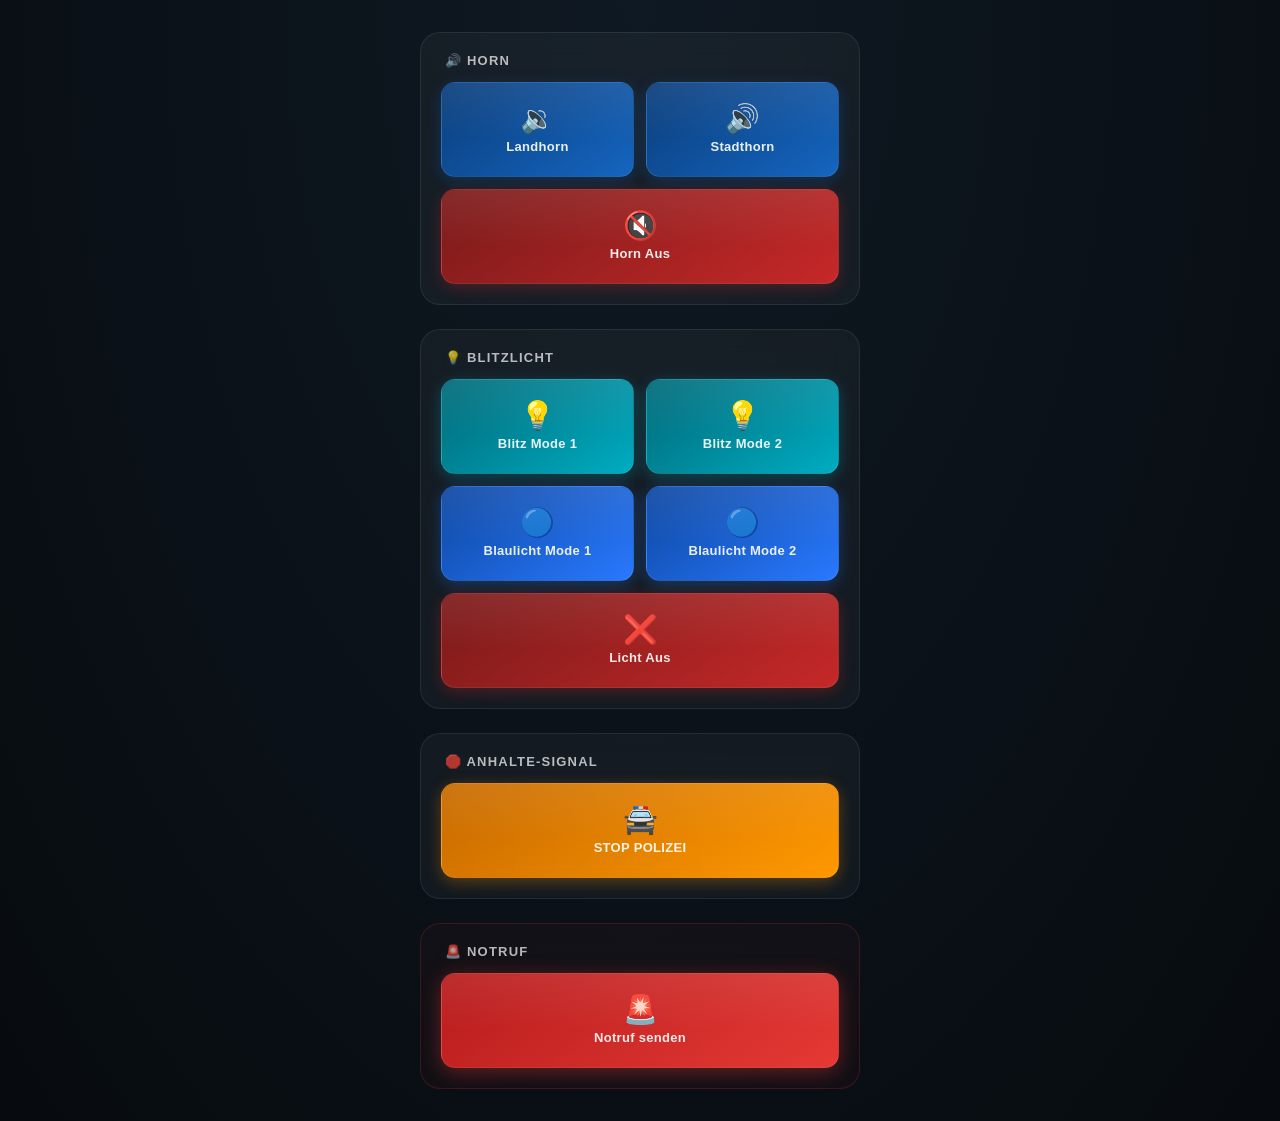
<file: index.html>
<!DOCTYPE html>
<html lang="de">
<head>
  <meta charset="UTF-8">
  <meta name="viewport" content="width=device-width, initial-scale=1.0, user-scalable=no">
  <title>Einsatzfahrzeug Panel</title>
  <link rel="stylesheet" href="style.css">
  <link rel="icon" type="image/png" href="favicon.png">
</head>
<body>
  <div class="panel">

    <!-- Horn-Sektion -->
    <section class="section">
      <h2 class="section-title">🔊 Horn</h2>
      <div class="button-group">
        <button class="btn blue" id="btn-landhorn" onclick="playLoop('landhorn')">
          <span class="btn-icon">🔉</span>
          <span class="btn-label">Landhorn</span>
        </button>
        <button class="btn blue" id="btn-stadthorn" onclick="playLoop('stadthorn')">
          <span class="btn-icon">🔊</span>
          <span class="btn-label">Stadthorn</span>
        </button>
        <button class="btn red" id="btn-stop" onclick="stopSound()">
          <span class="btn-icon">🔇</span>
          <span class="btn-label">Horn Aus</span>
        </button>
      </div>
    </section>

    <!-- Licht-Sektion -->
    <section class="section">
      <h2 class="section-title">💡 Blitzlicht</h2>
      <div class="button-group">
        <button class="btn cyan" id="btn-blitz1">
          <span class="btn-icon">💡</span>
          <span class="btn-label">Blitz Mode 1</span>
        </button>
        <button class="btn cyan" id="btn-blitz2">
          <span class="btn-icon">💡</span>
          <span class="btn-label">Blitz Mode 2</span>
        </button>
        <button class="btn bluelight" id="btn-blaulicht1" onclick="startBlaulicht(1)">
          <span class="btn-icon">🔵</span>
          <span class="btn-label">Blaulicht Mode 1</span>
        </button>
        <button class="btn bluelight" id="btn-blaulicht2" onclick="startBlaulicht(2)">
          <span class="btn-icon">🔵</span>
          <span class="btn-label">Blaulicht Mode 2</span>
        </button>
        <button class="btn red" id="btn-licht-aus">
          <span class="btn-icon">❌</span>
          <span class="btn-label">Licht Aus</span>
        </button>
      </div>
    </section>

    <!-- Anhalte-Sektion -->
    <section class="section">
      <h2 class="section-title">🛑 Anhalte-Signal</h2>
      <div class="button-group">
        <button class="btn orange" id="btn-stop-polizei" onclick="startAnhalteSignal()">
          <span class="btn-icon">🚔</span>
          <span class="btn-label">STOP POLIZEI</span>
        </button>
      </div>
    </section>

    <!-- Notruf-Sektion -->
    <section class="section section-emergency">
      <h2 class="section-title">🚨 Notruf</h2>
      <div class="button-group">
        <button class="btn emergency" id="btn-notruf">
          <span class="btn-icon">🚨</span>
          <span class="btn-label">Notruf senden</span>
        </button>
      </div>
    </section>

  </div>

  <!-- Blaulicht Fullscreen Overlay -->
  <div class="blaulicht-overlay" id="blaulicht-overlay">
    <button class="btn-off" onclick="stopBlaulicht()">🔇 Ausschalten</button>
  </div>

  <!-- Anhalte-Signal Fullscreen Overlay -->
  <div class="anhalte-overlay" id="anhalte-overlay">
    <div class="anhalte-display">
      <div class="led-text">STOPP</div>
      <div class="led-text">POLIZEI</div>
    </div>
    <button class="btn-off" onclick="stopAnhalteSignal()">❌ Ausschalten</button>
  </div>

  <script src="app.js"></script>
</body>
</html>
</file>
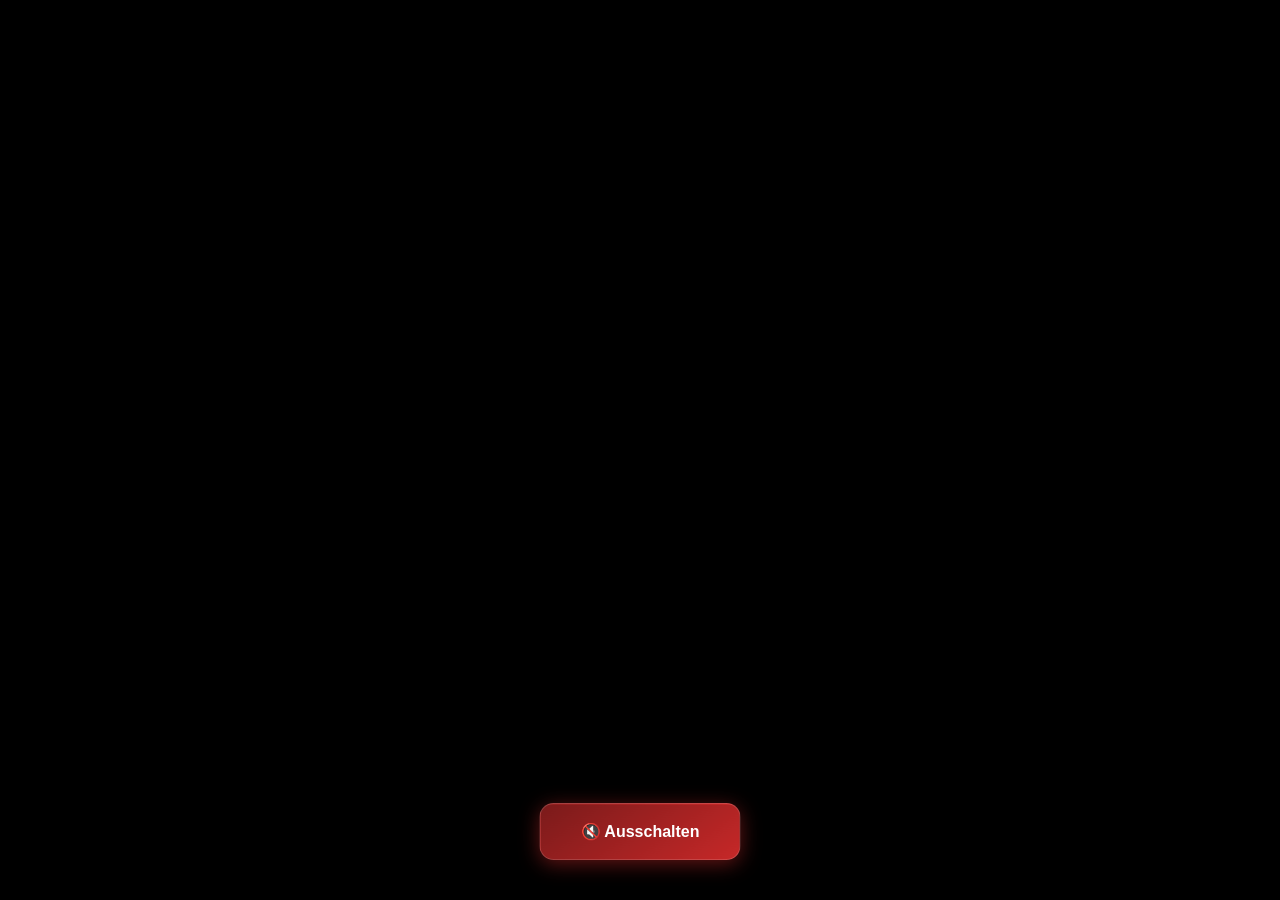
<file: blaulicht.html>
<!DOCTYPE html>
<html lang="de">
<head>
  <meta charset="UTF-8">
  <meta name="viewport" content="width=device-width, initial-scale=1.0, user-scalable=no">
  <title>Blaulicht</title>
  <link rel="icon" type="image/png" href="favicon.png">
  <style>
    * {
      margin: 0;
      padding: 0;
      box-sizing: border-box;
    }

    body {
      width: 100vw;
      height: 100vh;
      overflow: hidden;
      background: #000;
      display: flex;
      align-items: center;
      justify-content: center;
      -webkit-tap-highlight-color: transparent;
    }

    /* Blaulicht-Fullscreen-Effekt */
    .blaulicht-overlay {
      position: fixed;
      inset: 0;
      z-index: 1;
    }

    /* Mode 1: Gleichmäßiges Blinken */
    .blaulicht-overlay.mode1 {
      animation: flash-mode1 0.8s infinite;
    }

    @keyframes flash-mode1 {
      0%, 49% { background: #003cff; }
      50%, 100% { background: #000; }
    }

    /* Mode 2: Schnelles Doppelblinken */
    .blaulicht-overlay.mode2 {
      animation: flash-mode2 1.2s infinite;
    }

    @keyframes flash-mode2 {
      0%, 10% { background: #003cff; }
      11%, 20% { background: #000; }
      21%, 30% { background: #003cff; }
      31%, 100% { background: #000; }
    }

    /* Ausschalten-Button */
    .btn-off {
      position: fixed;
      bottom: 40px;
      left: 50%;
      transform: translateX(-50%);
      z-index: 10;
      padding: 18px 40px;
      font-size: 16px;
      font-weight: 700;
      color: #fff;
      background: linear-gradient(145deg, #7a1a1a, #c62828);
      border: 1px solid rgba(255, 255, 255, 0.15);
      border-radius: 14px;
      cursor: pointer;
      box-shadow: 0 4px 20px rgba(198, 40, 40, 0.5);
      font-family: -apple-system, BlinkMacSystemFont, 'Segoe UI', Roboto, sans-serif;
      touch-action: manipulation;
      -webkit-user-select: none;
      user-select: none;
    }

    .btn-off:active {
      transform: translateX(-50%) scale(0.94);
      box-shadow: 0 2px 30px rgba(198, 40, 40, 0.7);
    }
  </style>
</head>
<body>
  <div class="blaulicht-overlay" id="overlay"></div>
  <button class="btn-off" onclick="window.location.href='index.html'">🔇 Ausschalten</button>

  <script>
    // Mode aus URL-Parameter lesen
    const params = new URLSearchParams(window.location.search);
    const mode = params.get('mode') || '1';

    const overlay = document.getElementById('overlay');
    overlay.classList.add(mode === '2' ? 'mode2' : 'mode1');
  </script>
</body>
</html>
</file>
<file: style.css>
/* ===== Reset & Base ===== */
* {
  margin: 0;
  padding: 0;
  box-sizing: border-box;
}

body {
  background: radial-gradient(ellipse at top, #0f1923 0%, #070b0f 100%);
  display: flex;
  justify-content: center;
  align-items: flex-start;
  min-height: 100vh;
  padding: 24px 16px;
  font-family: -apple-system, BlinkMacSystemFont, 'Segoe UI', Roboto, sans-serif;
  -webkit-tap-highlight-color: transparent;
}

/* ===== Panel Container ===== */
.panel {
  width: 100%;
  max-width: 440px;
  display: flex;
  flex-direction: column;
  gap: 24px;
}

/* ===== Sections (Glasmorphism) ===== */
.section {
  background: rgba(255, 255, 255, 0.04);
  border: 1px solid rgba(255, 255, 255, 0.08);
  border-radius: 20px;
  padding: 20px;
  backdrop-filter: blur(12px);
  -webkit-backdrop-filter: blur(12px);
}

.section-title {
  color: rgba(255, 255, 255, 0.7);
  font-size: 13px;
  font-weight: 600;
  text-transform: uppercase;
  letter-spacing: 1.2px;
  margin-bottom: 14px;
  padding-left: 4px;
}

/* ===== Button Group Grid ===== */
.button-group {
  display: grid;
  grid-template-columns: repeat(2, 1fr);
  gap: 12px;
}

/* Einzelner Button in voller Breite wenn ungerade Anzahl */
.button-group .btn:last-child:nth-child(odd) {
  grid-column: 1 / -1;
}

/* ===== Buttons ===== */
.btn {
  position: relative;
  display: flex;
  flex-direction: column;
  align-items: center;
  justify-content: center;
  gap: 6px;
  padding: 22px 16px;
  min-height: 80px;
  border: 1px solid rgba(255, 255, 255, 0.1);
  border-radius: 14px;
  cursor: pointer;
  color: #fff;
  font-family: inherit;
  transition: transform 0.15s ease, box-shadow 0.2s ease, background 0.2s ease;
  overflow: hidden;
  -webkit-user-select: none;
  user-select: none;
  touch-action: manipulation;
}

/* Licht-Overlay für Glaseffekt */
.btn::before {
  content: '';
  position: absolute;
  inset: 0;
  border-radius: inherit;
  background: linear-gradient(180deg, rgba(255,255,255,0.08) 0%, transparent 60%);
  pointer-events: none;
}

.btn-icon {
  font-size: 28px;
  line-height: 1;
}

.btn-label {
  font-size: 13px;
  font-weight: 600;
  opacity: 0.9;
  letter-spacing: 0.3px;
}

/* ===== Button States ===== */
.btn:active {
  transform: scale(0.94);
}

.btn.active {
  box-shadow: 0 0 20px rgba(255, 255, 255, 0.15), inset 0 0 12px rgba(255, 255, 255, 0.05);
}

/* Grüner Puls-Indikator bei aktivem Button */
.btn.active::after {
  content: '';
  position: absolute;
  top: 8px;
  right: 8px;
  width: 8px;
  height: 8px;
  border-radius: 50%;
  background: #4cff88;
  box-shadow: 0 0 6px #4cff88;
  animation: pulse 1.5s ease-in-out infinite;
}

@keyframes pulse {
  0%, 100% { opacity: 1; transform: scale(1); }
  50% { opacity: 0.5; transform: scale(0.8); }
}

/* ===== Farbvarianten ===== */
.btn.blue {
  background: linear-gradient(145deg, #0a3d7a, #1565c0);
  box-shadow: 0 4px 15px rgba(21, 101, 192, 0.3);
}
.btn.blue:active {
  box-shadow: 0 2px 25px rgba(21, 101, 192, 0.5);
}

.btn.cyan {
  background: linear-gradient(145deg, #006978, #00acc1);
  box-shadow: 0 4px 15px rgba(0, 172, 193, 0.3);
}
.btn.cyan:active {
  box-shadow: 0 2px 25px rgba(0, 172, 193, 0.5);
}

.btn.red {
  background: linear-gradient(145deg, #7a1a1a, #c62828);
  box-shadow: 0 4px 15px rgba(198, 40, 40, 0.3);
}
.btn.red:active {
  box-shadow: 0 2px 25px rgba(198, 40, 40, 0.5);
}

.btn.bluelight {
  background: linear-gradient(145deg, #0d47a1, #2979ff);
  box-shadow: 0 4px 15px rgba(41, 121, 255, 0.3);
}
.btn.bluelight:active {
  box-shadow: 0 2px 25px rgba(41, 121, 255, 0.5);
}

.btn.orange {
  background: linear-gradient(145deg, #c76a00, #ff9800) !important;
  box-shadow: 0 4px 15px rgba(255, 152, 0, 0.3);
  color: #fff;
}
.btn.orange:active {
  box-shadow: 0 2px 25px rgba(255, 152, 0, 0.5);
}

.btn.emergency {
  background: linear-gradient(145deg, #b71c1c, #e53935);
  box-shadow: 0 4px 20px rgba(229, 57, 53, 0.4);
  min-height: 70px;
}
.btn.emergency:active {
  box-shadow: 0 2px 30px rgba(229, 57, 53, 0.7);
}

/* ===== Notruf-Sektion Highlight ===== */
.section-emergency {
  border-color: rgba(229, 57, 53, 0.2);
  background: rgba(229, 57, 53, 0.04);
}

/* ===== Blaulicht Overlay ===== */
.blaulicht-overlay {
  position: fixed;
  top: 0;
  left: 0;
  right: 0;
  bottom: 0;
  z-index: 9999;
  display: none;
  align-items: flex-end;
  justify-content: center;
  padding-bottom: 40px;
  background: #000;
}

.blaulicht-overlay.active {
  display: flex;
}

.blaulicht-overlay.active.mode1 {
  animation: flash-mode1 0.8s infinite;
}

.blaulicht-overlay.active.mode2 {
  animation: flash-mode2 1.2s infinite;
}

@keyframes flash-mode1 {
  0%, 49% { background: #003cff; }
  50%, 100% { background: #000; }
}

@keyframes flash-mode2 {
  0%, 10% { background: #003cff; }
  11%, 20% { background: #000; }
  21%, 30% { background: #003cff; }
  31%, 100% { background: #000; }
}

.btn-off {
  padding: 18px 40px;
  font-size: 16px;
  font-weight: 700;
  color: #fff;
  background: linear-gradient(145deg, #7a1a1a, #c62828);
  border: 1px solid rgba(255, 255, 255, 0.15);
  border-radius: 14px;
  cursor: pointer;
  box-shadow: 0 4px 20px rgba(198, 40, 40, 0.5);
  font-family: -apple-system, BlinkMacSystemFont, 'Segoe UI', Roboto, sans-serif;
  touch-action: manipulation;
  -webkit-user-select: none;
  user-select: none;
  z-index: 101;
}

.btn-off:active {
  transform: scale(0.94);
  box-shadow: 0 2px 30px rgba(198, 40, 40, 0.7);
}

/* ===== Anhalte-Signal Overlay ===== */
.anhalte-overlay {
  position: fixed;
  top: 0;
  left: 0;
  right: 0;
  bottom: 0;
  z-index: 9999;
  display: none;
  flex-direction: column;
  align-items: center;
  justify-content: center;
  gap: 40px;
  padding: 20px;
  background: #000;
}

.anhalte-display {
  display: flex;
  flex-direction: column;
  align-items: center;
  gap: 16px;
}

.led-text {
  position: relative;
  font-family: 'Courier New', monospace;
  font-size: clamp(48px, 15vw, 120px);
  font-weight: 900;
  color: #ff2200;
  text-align: center;
  letter-spacing: 8px;
  text-shadow:
    0 0 10px #ff2200,
    0 0 20px #ff2200,
    0 0 40px #ff0000,
    0 0 80px #cc0000;
  animation: led-glow 1s ease-in-out infinite alternate;
}

@keyframes led-glow {
  0% { opacity: 1; }
  100% { opacity: 0.75; }
}

/* ===== Responsive ===== */
@media (max-width: 360px) {
  .panel {
    gap: 18px;
  }
  .section {
    padding: 16px;
  }
  .btn {
    padding: 18px 12px;
    min-height: 70px;
  }
  .btn-icon {
    font-size: 24px;
  }
  .btn-label {
    font-size: 12px;
  }
}

@media (min-width: 500px) {
  body {
    align-items: center;
    padding: 32px;
  }
}
</file>
